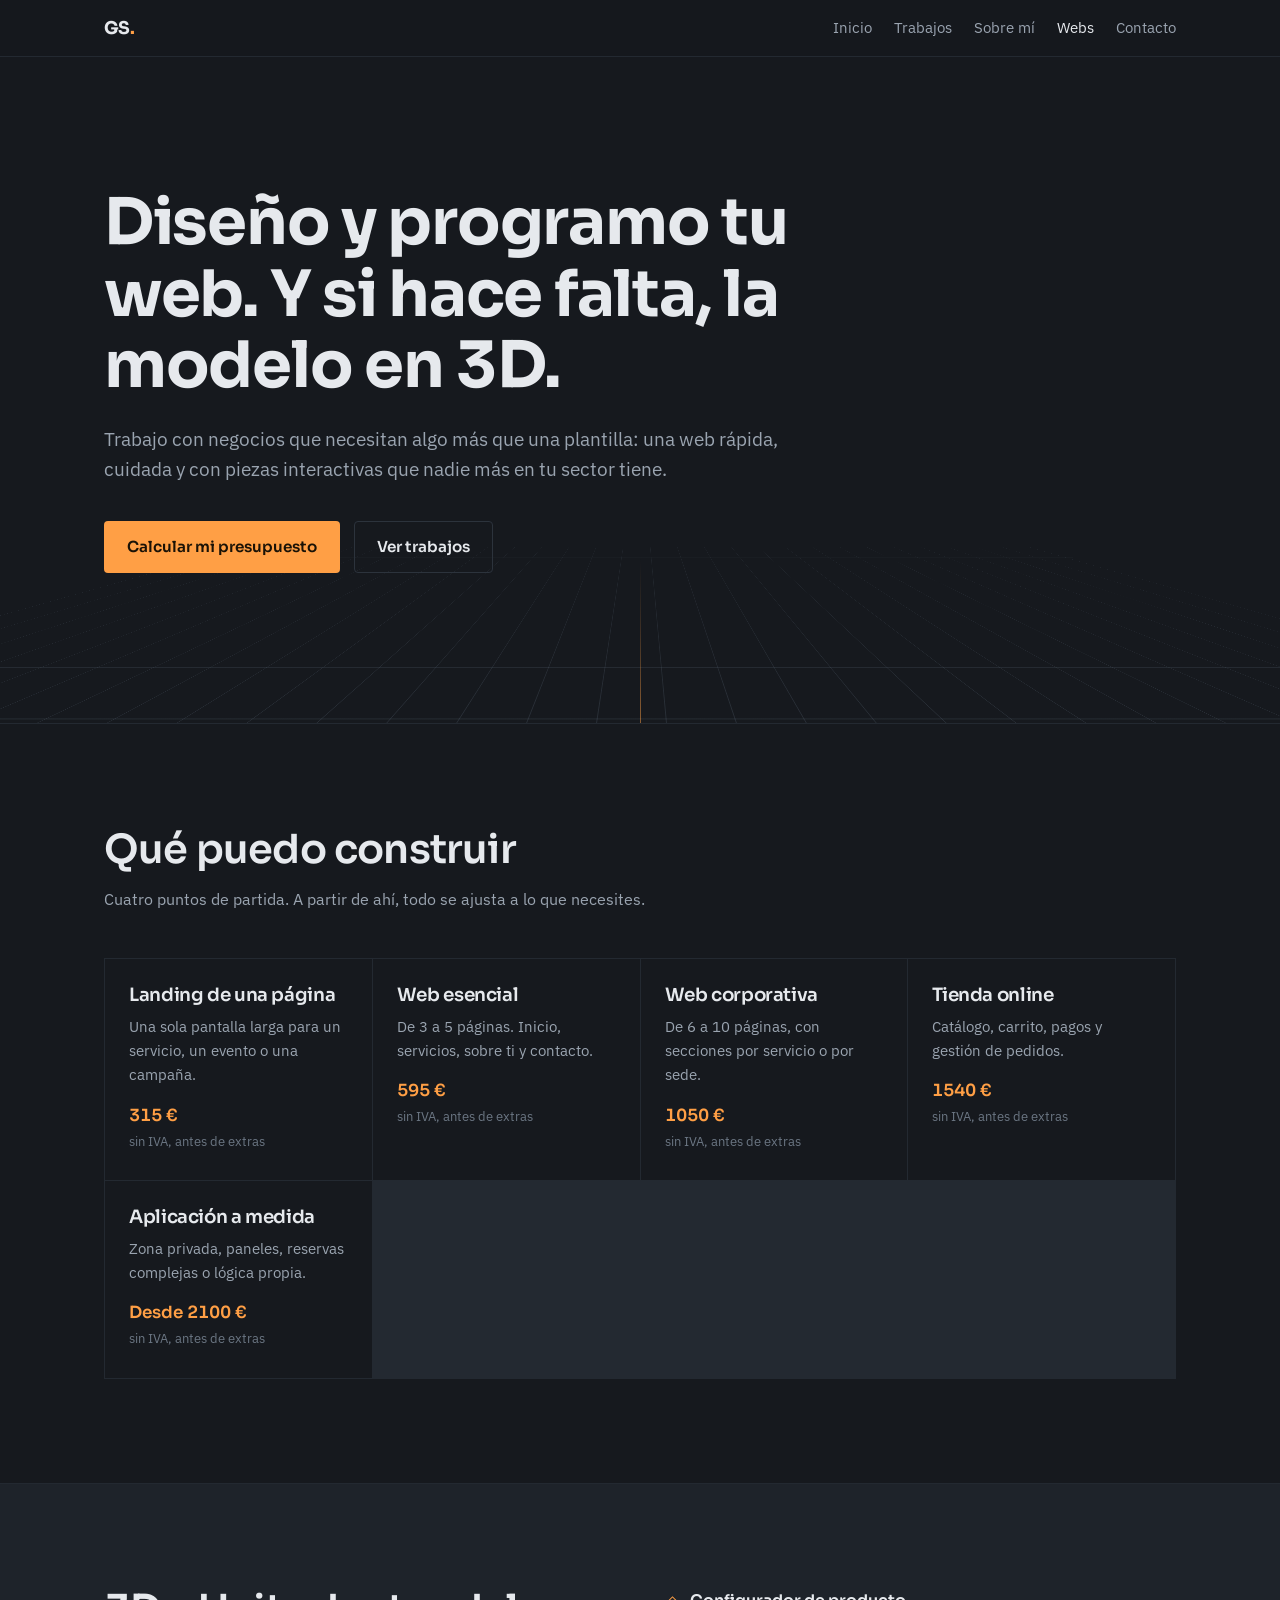
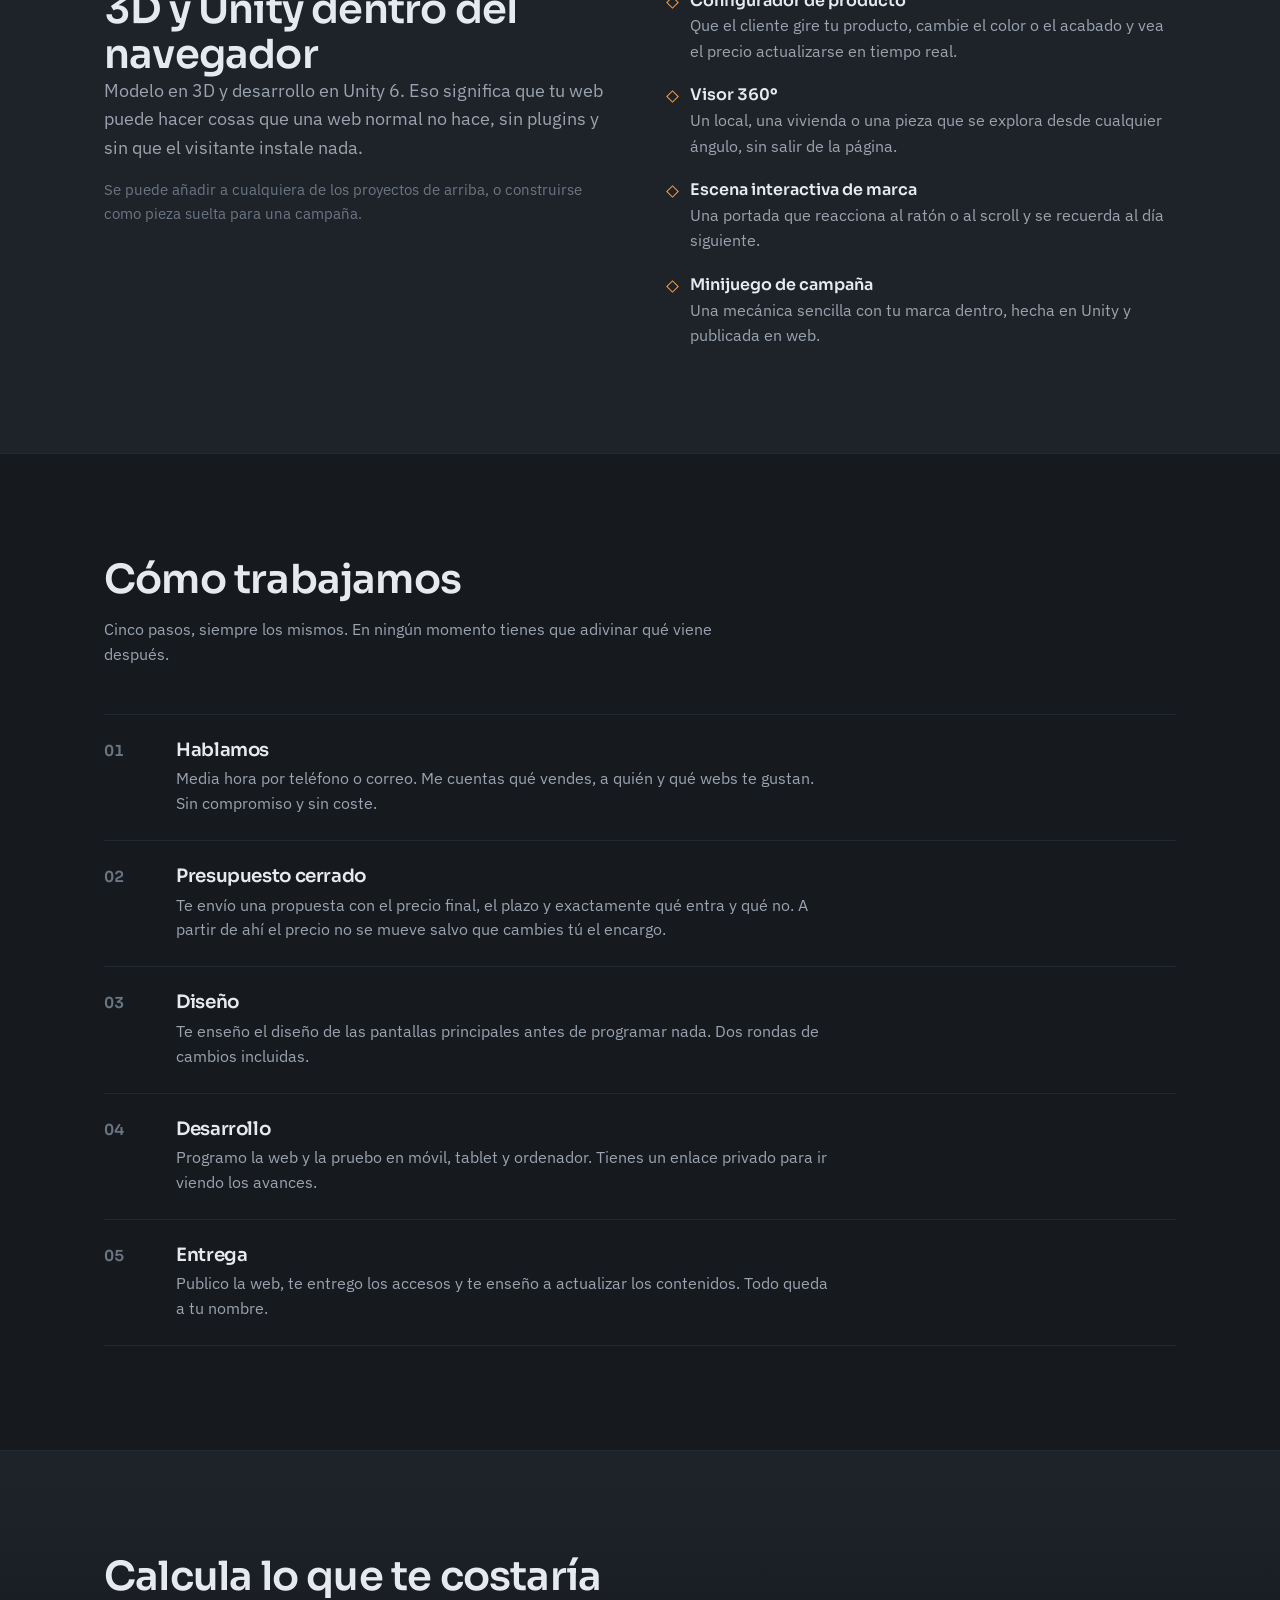
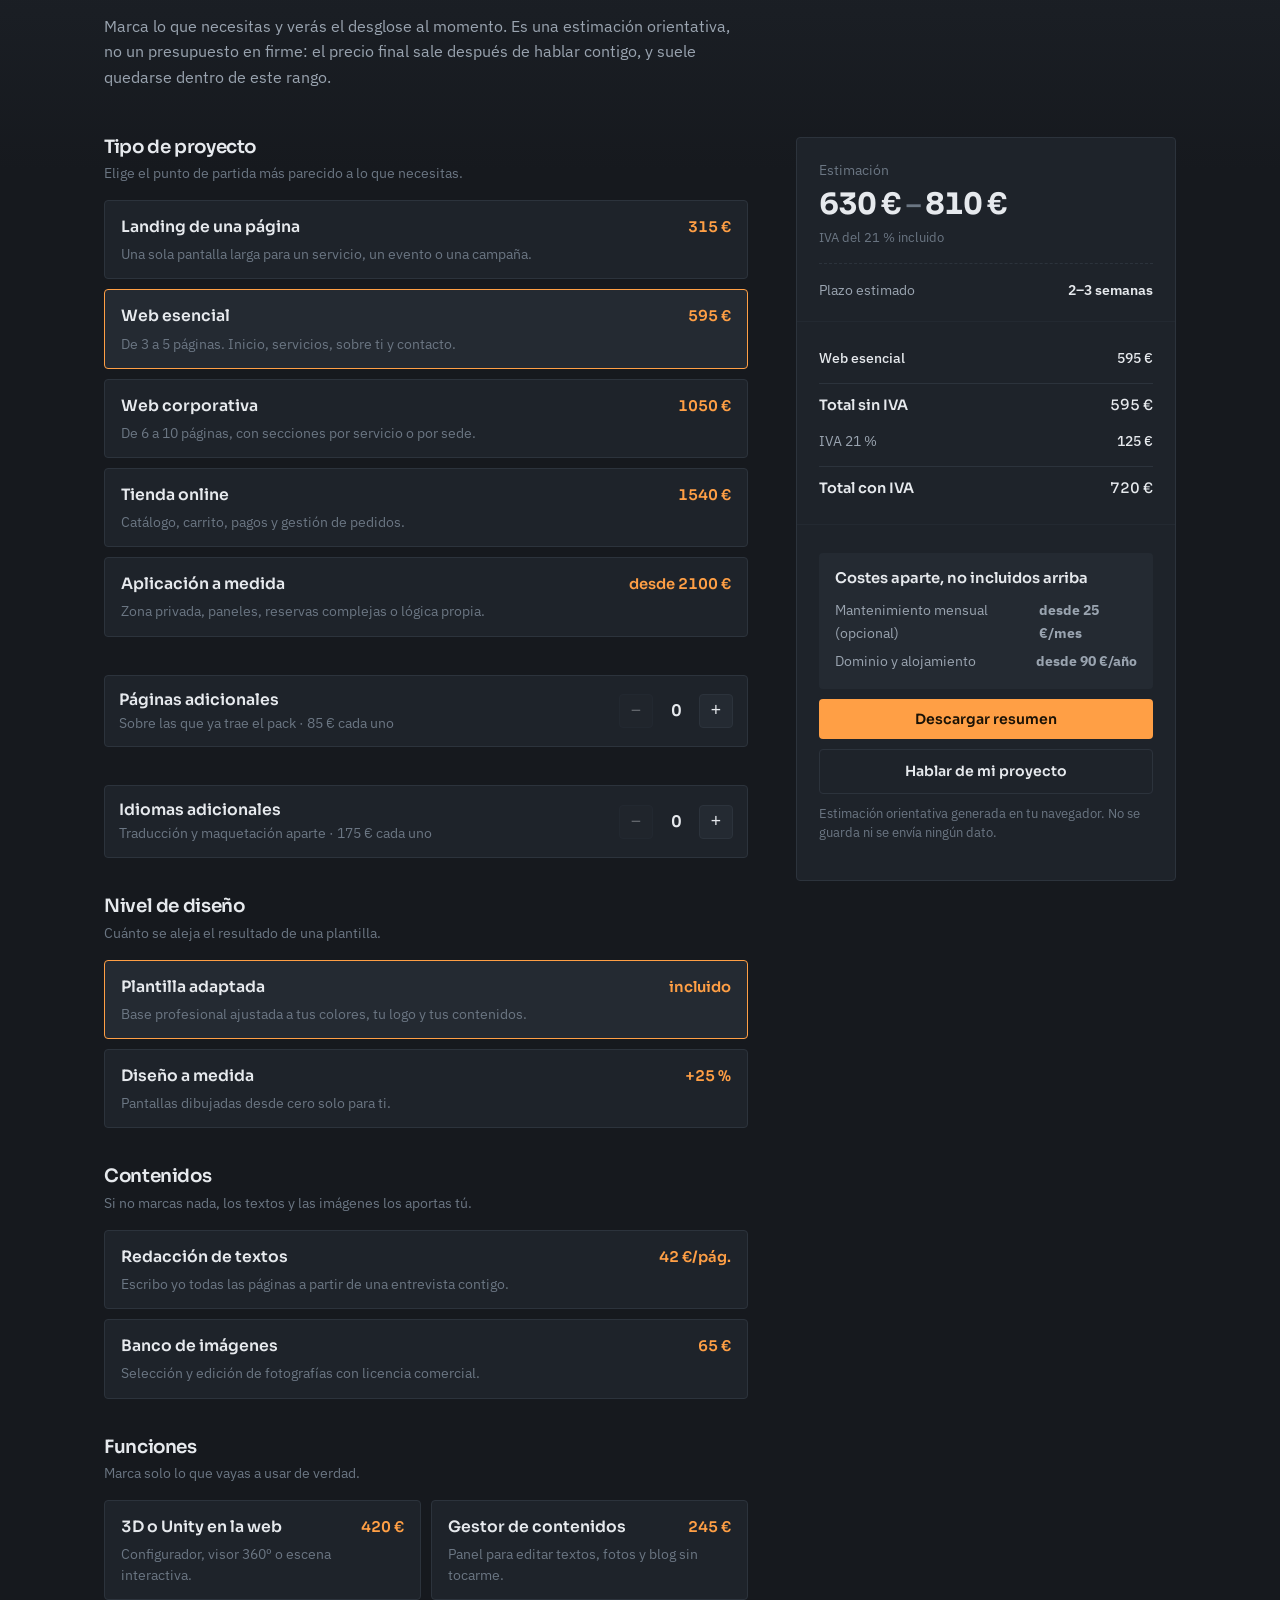
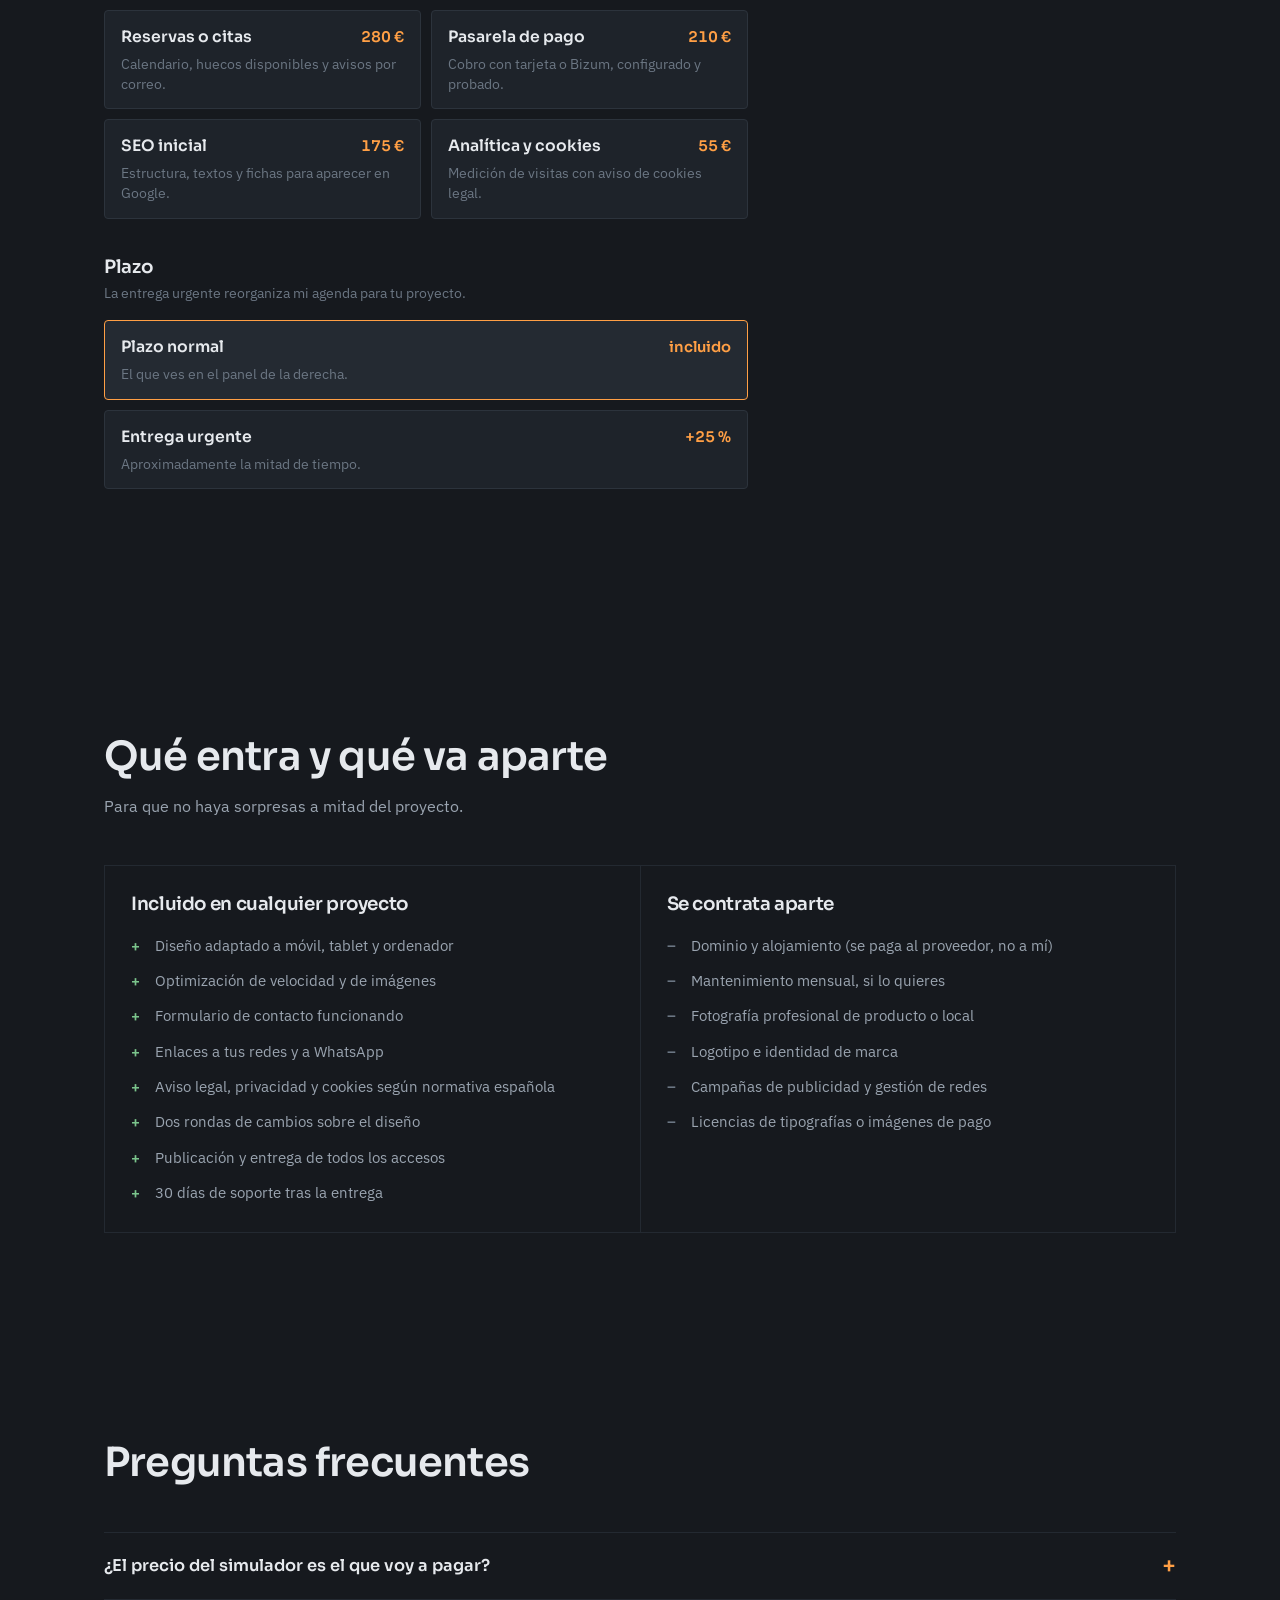
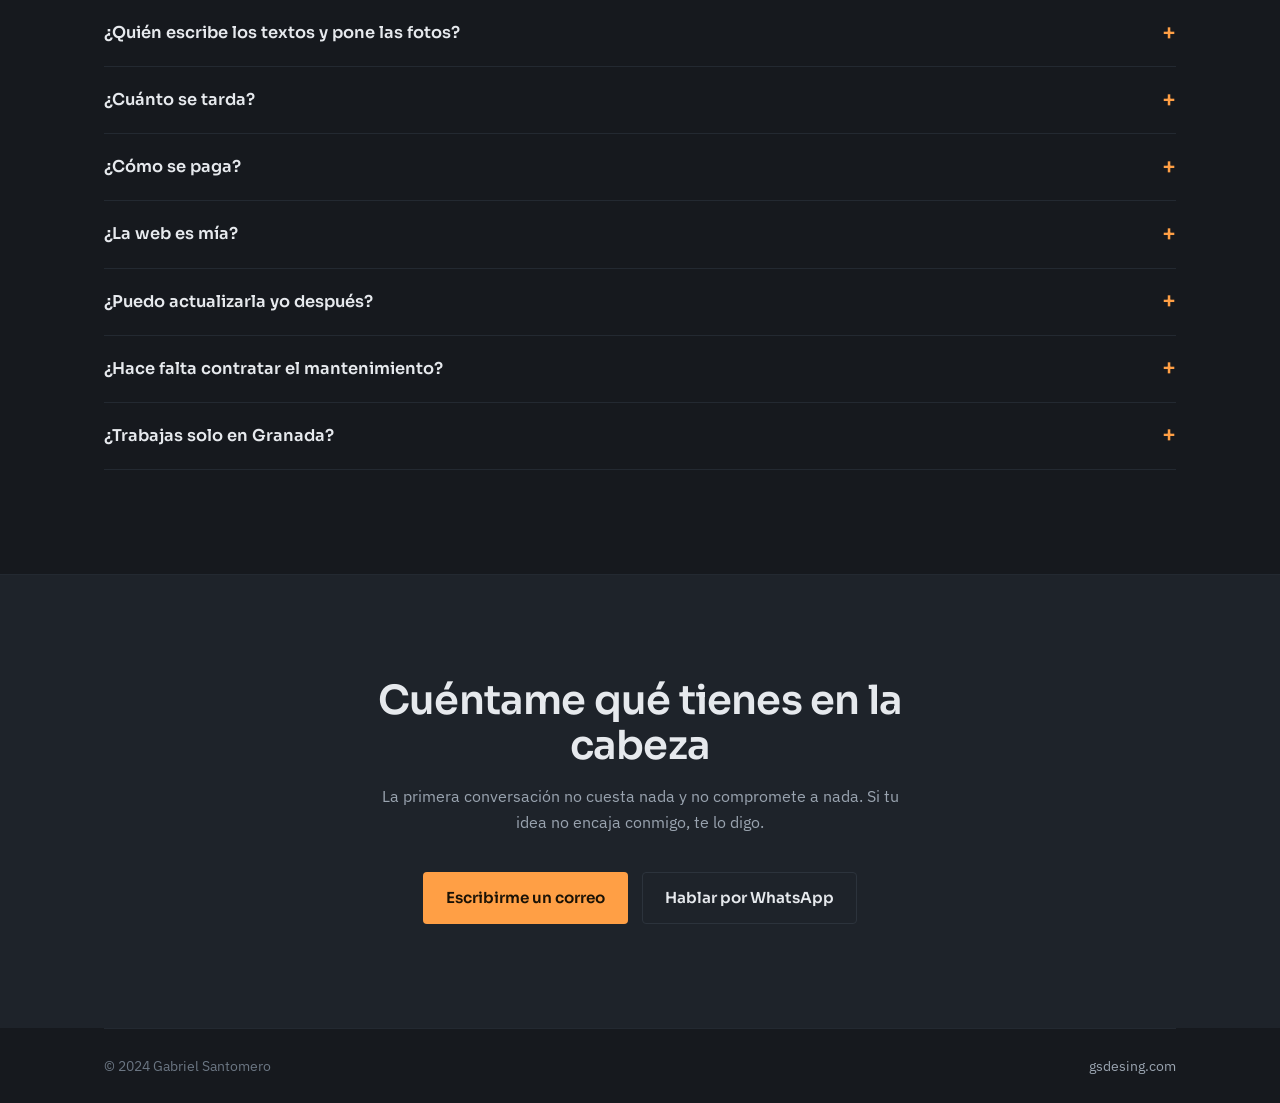
<file: web-gs.html>
<!DOCTYPE html>
<html lang="es">
<head>
<meta charset="utf-8">
<meta name="viewport" content="width=device-width, initial-scale=1">
<title>Diseño y desarrollo web | Gabriel Santomero</title>
<meta name="description" content="Diseño y programo webs a medida, con 3D y Unity en el navegador. Calcula un presupuesto orientativo en un minuto, sin formularios.">
<link rel="canonical" href="https://www.gsdesing.com/web-gs/">
<meta property="og:title" content="Diseño y desarrollo web | Gabriel Santomero">
<meta property="og:description" content="Webs a medida con 3D y Unity. Presupuesto orientativo al instante.">
<meta property="og:url" content="https://www.gsdesing.com/web-gs/">
<meta property="og:type" content="website">
<link rel="preconnect" href="https://fonts.googleapis.com">
<link rel="preconnect" href="https://fonts.gstatic.com" crossorigin>
<link href="https://fonts.googleapis.com/css2?family=Sora:wght@500;600;700&family=IBM+Plex+Sans:wght@400;500;600&display=swap" rel="stylesheet">
<style>
/* ============================================================
   TOKENS
   ============================================================ */
:root{
  --bg:#16191E;
  --bg-2:#1E232A;
  --bg-3:#242A32;
  --line:#2C333C;
  --line-soft:#232931;
  --ink:#E6E9ED;
  --ink-2:#9AA4B0;
  --ink-3:#6B7683;
  --accent:#FF9F45;
  --accent-ink:#1A1206;
  --ok:#7BC48C;
  --radius:4px;
  --maxw:1120px;
  --display:'Sora',system-ui,sans-serif;
  --body:'IBM Plex Sans',system-ui,sans-serif;
}
*,*::before,*::after{box-sizing:border-box}
html{scroll-behavior:smooth}
body{
  margin:0;background:var(--bg);color:var(--ink);
  font-family:var(--body);font-size:16px;line-height:1.6;
  -webkit-font-smoothing:antialiased;
  font-variant-numeric:tabular-nums;
}
img{max-width:100%;display:block}
a{color:inherit}
h1,h2,h3,h4{font-family:var(--display);line-height:1.12;margin:0;letter-spacing:-.02em;font-weight:600}
h1{font-size:clamp(2.3rem,6vw,4rem);font-weight:700}
h2{font-size:clamp(1.7rem,3.4vw,2.5rem)}
h3{font-size:1.15rem}
p{margin:0 0 1rem}
.wrap{max-width:var(--maxw);margin:0 auto;padding:0 24px}
.lede{font-size:1.1rem;color:var(--ink-2);max-width:62ch}
.rule{border:0;border-top:1px solid var(--line-soft);margin:0}
:focus-visible{outline:2px solid var(--accent);outline-offset:3px;border-radius:2px}

/* ============================================================
   NAV
   ============================================================ */
.nav{position:sticky;top:0;z-index:40;background:rgba(22,25,30,.88);backdrop-filter:blur(10px);border-bottom:1px solid var(--line-soft)}
.nav-in{max-width:var(--maxw);margin:0 auto;padding:14px 24px;display:flex;align-items:center;gap:28px}
.brand{font-family:var(--display);font-weight:700;font-size:1.1rem;text-decoration:none;letter-spacing:-.03em}
.brand span{color:var(--accent)}
.nav-links{margin-left:auto;display:flex;gap:22px;flex-wrap:wrap}
.nav-links a{color:var(--ink-2);text-decoration:none;font-size:.93rem}
.nav-links a:hover{color:var(--ink)}
.nav-links a.here{color:var(--ink)}

/* ============================================================
   HERO con suelo de rejilla en perspectiva
   ============================================================ */
.hero{position:relative;overflow:hidden;border-bottom:1px solid var(--line-soft)}
.hero-in{position:relative;z-index:2;max-width:var(--maxw);margin:0 auto;padding:clamp(70px,11vw,130px) 24px clamp(90px,13vw,150px)}
.hero h1{max-width:16ch}
.hero .lede{margin-top:22px;font-size:1.18rem}
.hero-cta{margin-top:36px;display:flex;gap:14px;flex-wrap:wrap;align-items:center}
.floor{position:absolute;left:0;right:0;bottom:0;height:62%;perspective:300px;pointer-events:none;
  -webkit-mask-image:linear-gradient(to top,#000 4%,transparent 88%);
  mask-image:linear-gradient(to top,#000 4%,transparent 88%)}
.floor i{position:absolute;inset:-20% -30% 0;display:block;
  transform:rotateX(75deg);transform-origin:bottom center;
  background-image:linear-gradient(rgba(108,124,142,.22) 1px,transparent 1px),
                   linear-gradient(90deg,rgba(108,124,142,.22) 1px,transparent 1px);
  background-size:70px 70px;
  animation:floorIn 1.1s cubic-bezier(.2,.7,.3,1) both}
.floor b{position:absolute;left:50%;bottom:0;width:1px;height:40%;background:linear-gradient(to top,rgba(255,159,69,.5),transparent);display:block}
@keyframes floorIn{from{opacity:0;transform:rotateX(85deg) translateY(40px)}to{opacity:1;transform:rotateX(75deg) translateY(0)}}

/* ============================================================
   BOTONES
   ============================================================ */
.btn{display:inline-block;padding:13px 22px;border-radius:var(--radius);text-decoration:none;
  font-family:var(--display);font-weight:600;font-size:.95rem;border:1px solid transparent;cursor:pointer;
  transition:background .15s ease,border-color .15s ease,color .15s ease}
.btn-main{background:var(--accent);color:var(--accent-ink)}
.btn-main:hover{background:#FFB36B}
.btn-ghost{border-color:var(--line);color:var(--ink);background:transparent}
.btn-ghost:hover{border-color:var(--ink-3);background:var(--bg-2)}
.btn-sm{padding:10px 16px;font-size:.88rem}

/* ============================================================
   SECCIONES
   ============================================================ */
.sec{padding:clamp(62px,9vw,104px) 0}
.sec-head{max-width:64ch;margin-bottom:46px}
.sec-head p{margin-top:14px;color:var(--ink-2)}

/* Tipos de proyecto */
.tipos{display:grid;grid-template-columns:repeat(auto-fit,minmax(240px,1fr));gap:1px;background:var(--line-soft);border:1px solid var(--line-soft)}
.tipo{background:var(--bg);padding:26px 24px 28px}
.tipo h3{margin-bottom:8px}
.tipo p{color:var(--ink-2);font-size:.95rem;margin-bottom:16px}
.tipo .desde{font-family:var(--display);font-weight:600;color:var(--accent);font-size:1.05rem}
.tipo .desde small{display:block;color:var(--ink-3);font-family:var(--body);font-weight:400;font-size:.8rem;margin-top:2px}

/* Bloque 3D */
.tresd{background:var(--bg-2);border-top:1px solid var(--line-soft);border-bottom:1px solid var(--line-soft)}
.tresd-grid{display:grid;grid-template-columns:1fr 1fr;gap:56px;align-items:start}
.tresd h2{max-width:14ch}
.usos{list-style:none;margin:0;padding:0;display:grid;gap:18px}
.usos li{padding-left:22px;position:relative;color:var(--ink-2)}
.usos li::before{content:"";position:absolute;left:0;top:.62em;width:9px;height:9px;border:1px solid var(--accent);transform:rotate(45deg)}
.usos strong{color:var(--ink);font-weight:600;display:block;font-family:var(--display);font-size:1rem}

/* Proceso */
.pasos{display:grid;gap:0;counter-reset:paso;border-top:1px solid var(--line-soft)}
.paso{display:grid;grid-template-columns:52px 1fr;gap:20px;padding:24px 0;border-bottom:1px solid var(--line-soft);align-items:baseline}
.paso::before{counter-increment:paso;content:counter(paso,decimal-leading-zero);font-family:var(--display);font-weight:600;color:var(--ink-3);font-size:.95rem}
.paso h3{margin-bottom:6px}
.paso p{color:var(--ink-2);margin:0;max-width:66ch;font-size:.97rem}

/* ============================================================
   SIMULADOR
   ============================================================ */
.sim{border-top:1px solid var(--line-soft);background:linear-gradient(180deg,var(--bg-2),var(--bg) 320px)}
.sim-grid{display:grid;grid-template-columns:minmax(0,1fr) 380px;gap:48px;align-items:start}
.grupo{margin-bottom:38px}
.grupo > h3{margin-bottom:4px}
.grupo .ayuda{color:var(--ink-3);font-size:.9rem;margin:0 0 16px}
.ops{display:grid;gap:10px}
.ops.dos{grid-template-columns:1fr 1fr}
.op{position:relative;display:block;border:1px solid var(--line);border-radius:var(--radius);padding:14px 16px;cursor:pointer;background:var(--bg-2);transition:border-color .15s ease,background .15s ease}
.op:hover{border-color:var(--ink-3)}
.op input{position:absolute;opacity:0;width:0;height:0}
.op .titulo{display:flex;justify-content:space-between;gap:14px;align-items:baseline;font-family:var(--display);font-weight:600;font-size:.98rem}
.op .precio{color:var(--accent);white-space:nowrap;font-size:.92rem}
.op .desc{display:block;color:var(--ink-3);font-size:.87rem;line-height:1.45;margin-top:4px}
.op:has(input:checked){border-color:var(--accent);background:var(--bg-3)}
.op:has(input:focus-visible){outline:2px solid var(--accent);outline-offset:2px}
.contador{display:flex;align-items:center;justify-content:space-between;border:1px solid var(--line);border-radius:var(--radius);padding:12px 14px;background:var(--bg-2)}
.contador .et{font-family:var(--display);font-weight:600;font-size:.98rem}
.contador .et small{display:block;font-family:var(--body);font-weight:400;color:var(--ink-3);font-size:.85rem}
.pasos-num{display:flex;align-items:center;gap:6px}
.pasos-num button{width:34px;height:34px;border:1px solid var(--line);background:var(--bg-3);color:var(--ink);border-radius:var(--radius);font-size:1.1rem;cursor:pointer;line-height:1}
.pasos-num button:hover:not(:disabled){border-color:var(--accent);color:var(--accent)}
.pasos-num button:disabled{opacity:.35;cursor:not-allowed}
.pasos-num output{min-width:34px;text-align:center;font-family:var(--display);font-weight:600}

/* Panel resumen */
.panel{position:sticky;top:78px;border:1px solid var(--line);border-radius:var(--radius);background:var(--bg-2);overflow:hidden}
.panel-top{padding:22px 22px 20px;border-bottom:1px solid var(--line-soft)}
.panel-top .et{color:var(--ink-3);font-size:.85rem;margin-bottom:6px}
.rango{font-family:var(--display);font-weight:700;font-size:1.85rem;letter-spacing:-.03em;line-height:1.15}
.rango .sep{color:var(--ink-3);font-weight:500}
.iva-nota{color:var(--ink-3);font-size:.83rem;margin-top:6px}
.plazo{margin-top:14px;padding-top:14px;border-top:1px dashed var(--line);display:flex;justify-content:space-between;font-size:.9rem;color:var(--ink-2)}
.plazo b{color:var(--ink);font-weight:600}
.desglose{padding:18px 22px;max-height:330px;overflow:auto}
.desglose .fila{display:flex;justify-content:space-between;gap:14px;font-size:.9rem;padding:6px 0;color:var(--ink-2)}
.desglose .fila b{color:var(--ink);font-weight:500;white-space:nowrap}
.desglose .fila.base{color:var(--ink);font-weight:500}
.desglose .fila.tot{border-top:1px solid var(--line);margin-top:8px;padding-top:10px;color:var(--ink);font-weight:600;font-family:var(--display)}
.panel-bottom{padding:18px 22px 22px;border-top:1px solid var(--line-soft);display:grid;gap:10px}
.recurrente{background:var(--bg-3);border-radius:var(--radius);padding:14px 16px;font-size:.87rem;color:var(--ink-2)}
.recurrente .fila{display:flex;justify-content:space-between;padding:3px 0}
.recurrente .tit{font-family:var(--display);font-weight:600;color:var(--ink);font-size:.92rem;margin-bottom:6px}
.aviso{font-size:.8rem;color:var(--ink-3);line-height:1.5}
.consulta{background:rgba(255,159,69,.09);border:1px solid rgba(255,159,69,.35);border-radius:var(--radius);padding:12px 14px;font-size:.85rem;color:#FFC894}

/* Incluye / aparte */
.dos-col{display:grid;grid-template-columns:1fr 1fr;gap:1px;background:var(--line-soft);border:1px solid var(--line-soft)}
.col{background:var(--bg);padding:28px 26px}
.col ul{list-style:none;margin:0;padding:0;display:grid;gap:11px}
.col li{padding-left:24px;position:relative;color:var(--ink-2);font-size:.95rem}
.col li::before{position:absolute;left:0;top:0;font-weight:600}
.col.si li::before{content:"+";color:var(--ok)}
.col.no li::before{content:"–";color:var(--ink-3)}
.col h3{margin-bottom:18px}

/* FAQ */
.faq{border-top:1px solid var(--line-soft)}
.faq details{border-bottom:1px solid var(--line-soft)}
.faq summary{cursor:pointer;padding:20px 0;font-family:var(--display);font-weight:600;font-size:1.02rem;list-style:none;display:flex;justify-content:space-between;gap:20px;align-items:center}
.faq summary::-webkit-details-marker{display:none}
.faq summary::after{content:"+";color:var(--accent);font-size:1.3rem;line-height:1;transition:transform .18s ease}
.faq details[open] summary::after{transform:rotate(45deg)}
.faq .cuerpo{padding:0 0 22px;color:var(--ink-2);max-width:72ch}
.faq .cuerpo p:last-child{margin-bottom:0}

/* Cierre */
.cierre{background:var(--bg-2);border-top:1px solid var(--line-soft);text-align:center}
.cierre h2{max-width:20ch;margin:0 auto 16px}
.cierre p{color:var(--ink-2);max-width:52ch;margin:0 auto 30px}
.cierre .hero-cta{justify-content:center}
footer{padding:26px 0;border-top:1px solid var(--line-soft);color:var(--ink-3);font-size:.87rem;display:flex;justify-content:space-between;gap:16px;flex-wrap:wrap}
footer a{color:var(--ink-2);text-decoration:none}

/* Barra móvil */
.barra{position:fixed;left:0;right:0;bottom:0;z-index:50;display:none;background:rgba(30,35,42,.96);backdrop-filter:blur(10px);border-top:1px solid var(--line);padding:12px 18px;align-items:center;justify-content:space-between;gap:14px}
.barra .v{font-family:var(--display);font-weight:700;font-size:1.05rem}
.barra .v small{display:block;font-family:var(--body);font-weight:400;font-size:.72rem;color:var(--ink-3)}

/* ============================================================
   RESPONSIVE
   ============================================================ */
@media (max-width:980px){
  .sim-grid{grid-template-columns:1fr;gap:34px}
  .panel{position:static}
  .tresd-grid{grid-template-columns:1fr;gap:32px}
  .dos-col{grid-template-columns:1fr}
}
@media (max-width:680px){
  .ops.dos{grid-template-columns:1fr}
  .nav-links{gap:16px}
  .nav-links a{font-size:.87rem}
  .barra.on{display:flex}
  body{padding-bottom:70px}
  .paso{grid-template-columns:38px 1fr;gap:12px}
}
@media (prefers-reduced-motion:reduce){
  *{animation-duration:.001ms!important;transition-duration:.001ms!important}
  html{scroll-behavior:auto}
}
@media print{
  .nav,.hero,.tresd,.faq,.cierre,.barra,.panel-bottom .btn,.sec-head{display:none}
}
</style>
</head>
<body>

<nav class="nav">
  <div class="nav-in">
    <a class="brand" href="/index.html">GS<span>.</span></a>
    <div class="nav-links">
      <a href="/index.html">Inicio</a>
      <a href="/trabajos.html">Trabajos</a>
      <a href="/sobre-mi.html">Sobre mí</a>
      <a href="/web-gs/" class="here">Webs</a>
      <a href="/contacto.html">Contacto</a>
    </div>
  </div>
</nav>

<header class="hero">
  <div class="floor"><i></i><b></b></div>
  <div class="hero-in">
    <h1>Diseño y programo tu web. Y si hace falta, la modelo en 3D.</h1>
    <p class="lede">Trabajo con negocios que necesitan algo más que una plantilla: una web rápida, cuidada y con piezas interactivas que nadie más en tu sector tiene.</p>
    <div class="hero-cta">
      <a class="btn btn-main" href="#simulador">Calcular mi presupuesto</a>
      <a class="btn btn-ghost" href="/trabajos.html">Ver trabajos</a>
    </div>
  </div>
</header>

<main>

<!-- QUÉ PUEDO CONSTRUIR -->
<section class="sec">
  <div class="wrap">
    <div class="sec-head">
      <h2>Qué puedo construir</h2>
      <p>Cuatro puntos de partida. A partir de ahí, todo se ajusta a lo que necesites.</p>
    </div>
    <div class="tipos" id="tipos"></div>
  </div>
</section>

<!-- GANCHO 3D -->
<section class="sec tresd">
  <div class="wrap tresd-grid">
    <div>
      <h2>3D y Unity dentro del navegador</h2>
      <p class="lede">Modelo en 3D y desarrollo en Unity 6. Eso significa que tu web puede hacer cosas que una web normal no hace, sin plugins y sin que el visitante instale nada.</p>
      <p style="color:var(--ink-3);font-size:.93rem">Se puede añadir a cualquiera de los proyectos de arriba, o construirse como pieza suelta para una campaña.</p>
    </div>
    <ul class="usos">
      <li><strong>Configurador de producto</strong>Que el cliente gire tu producto, cambie el color o el acabado y vea el precio actualizarse en tiempo real.</li>
      <li><strong>Visor 360º</strong>Un local, una vivienda o una pieza que se explora desde cualquier ángulo, sin salir de la página.</li>
      <li><strong>Escena interactiva de marca</strong>Una portada que reacciona al ratón o al scroll y se recuerda al día siguiente.</li>
      <li><strong>Minijuego de campaña</strong>Una mecánica sencilla con tu marca dentro, hecha en Unity y publicada en web.</li>
    </ul>
  </div>
</section>

<!-- PROCESO -->
<section class="sec">
  <div class="wrap">
    <div class="sec-head">
      <h2>Cómo trabajamos</h2>
      <p>Cinco pasos, siempre los mismos. En ningún momento tienes que adivinar qué viene después.</p>
    </div>
    <div class="pasos">
      <div class="paso"><div><h3>Hablamos</h3><p>Media hora por teléfono o correo. Me cuentas qué vendes, a quién y qué webs te gustan. Sin compromiso y sin coste.</p></div></div>
      <div class="paso"><div><h3>Presupuesto cerrado</h3><p>Te envío una propuesta con el precio final, el plazo y exactamente qué entra y qué no. A partir de ahí el precio no se mueve salvo que cambies tú el encargo.</p></div></div>
      <div class="paso"><div><h3>Diseño</h3><p>Te enseño el diseño de las pantallas principales antes de programar nada. Dos rondas de cambios incluidas.</p></div></div>
      <div class="paso"><div><h3>Desarrollo</h3><p>Programo la web y la pruebo en móvil, tablet y ordenador. Tienes un enlace privado para ir viendo los avances.</p></div></div>
      <div class="paso"><div><h3>Entrega</h3><p>Publico la web, te entrego los accesos y te enseño a actualizar los contenidos. Todo queda a tu nombre.</p></div></div>
    </div>
  </div>
</section>

<!-- SIMULADOR -->
<section class="sec sim" id="simulador">
  <div class="wrap">
    <div class="sec-head">
      <h2>Calcula lo que te costaría</h2>
      <p>Marca lo que necesitas y verás el desglose al momento. Es una estimación orientativa, no un presupuesto en firme: el precio final sale después de hablar contigo, y suele quedarse dentro de este rango.</p>
    </div>

    <div class="sim-grid">
      <div id="controles"></div>

      <aside class="panel" aria-live="polite">
        <div class="panel-top">
          <div class="et">Estimación</div>
          <div class="rango" id="rango">—</div>
          <div class="iva-nota" id="ivaNota"></div>
          <div class="plazo"><span>Plazo estimado</span><b id="plazo">—</b></div>
        </div>
        <div class="desglose" id="desglose"></div>
        <div class="panel-bottom">
          <div id="consulta"></div>
          <div class="recurrente" id="recurrente"></div>
          <button class="btn btn-main btn-sm" id="descargar" type="button">Descargar resumen</button>
          <a class="btn btn-ghost btn-sm" href="/contacto.html" style="text-align:center">Hablar de mi proyecto</a>
          <p class="aviso">Estimación orientativa generada en tu navegador. No se guarda ni se envía ningún dato.</p>
        </div>
      </aside>
    </div>
  </div>
</section>

<!-- INCLUYE / APARTE -->
<section class="sec">
  <div class="wrap">
    <div class="sec-head">
      <h2>Qué entra y qué va aparte</h2>
      <p>Para que no haya sorpresas a mitad del proyecto.</p>
    </div>
    <div class="dos-col">
      <div class="col si">
        <h3>Incluido en cualquier proyecto</h3>
        <ul>
          <li>Diseño adaptado a móvil, tablet y ordenador</li>
          <li>Optimización de velocidad y de imágenes</li>
          <li>Formulario de contacto funcionando</li>
          <li>Enlaces a tus redes y a WhatsApp</li>
          <li>Aviso legal, privacidad y cookies según normativa española</li>
          <li>Dos rondas de cambios sobre el diseño</li>
          <li>Publicación y entrega de todos los accesos</li>
          <li>30 días de soporte tras la entrega</li>
        </ul>
      </div>
      <div class="col no">
        <h3>Se contrata aparte</h3>
        <ul>
          <li>Dominio y alojamiento (se paga al proveedor, no a mí)</li>
          <li>Mantenimiento mensual, si lo quieres</li>
          <li>Fotografía profesional de producto o local</li>
          <li>Logotipo e identidad de marca</li>
          <li>Campañas de publicidad y gestión de redes</li>
          <li>Licencias de tipografías o imágenes de pago</li>
        </ul>
      </div>
    </div>
  </div>
</section>

<!-- FAQ -->
<section class="sec">
  <div class="wrap">
    <div class="sec-head"><h2>Preguntas frecuentes</h2></div>
    <div class="faq">
      <details><summary>¿El precio del simulador es el que voy a pagar?</summary><div class="cuerpo"><p>No exactamente. Es una horquilla para que te hagas una idea antes de llamar a nadie. El precio en firme te lo doy por escrito después de hablar contigo, cuando sé de verdad cuántas pantallas hacen falta y qué tiene que hacer cada una. En la mayoría de casos cae dentro del rango que ves aquí.</p></div></details>
      <details><summary>¿Quién escribe los textos y pone las fotos?</summary><div class="cuerpo"><p>Por defecto los aportas tú, y así sale más barato. Si no tienes tiempo o no sabes por dónde empezar, marca la redacción de textos en el simulador y me encargo yo a partir de una entrevista contigo.</p></div></details>
      <details><summary>¿Cuánto se tarda?</summary><div class="cuerpo"><p>Entre una semana para una landing y seis para una tienda online. El plazo empieza a contar cuando tengo los contenidos, no cuando se firma. Si necesitas ir más rápido, existe la opción de entrega urgente.</p></div></details>
      <details><summary>¿Cómo se paga?</summary><div class="cuerpo"><p>40% al empezar y 60% al entregar. Proyectos largos se dividen en tres pagos. Factura con IVA siempre.</p></div></details>
      <details><summary>¿La web es mía?</summary><div class="cuerpo"><p>Sí. El dominio se registra a tu nombre, el alojamiento a tu nombre y los archivos son tuyos. Si algún día quieres llevártela a otro sitio o a otro profesional, te los entrego sin poner pegas.</p></div></details>
      <details><summary>¿Puedo actualizarla yo después?</summary><div class="cuerpo"><p>Depende de lo que hayamos montado. Si contratas el gestor de contenidos, cambias textos, fotos y entradas del blog desde un panel, y te enseño a usarlo antes de entregar. Si no, los cambios pasan por mí.</p></div></details>
      <details><summary>¿Hace falta contratar el mantenimiento?</summary><div class="cuerpo"><p>No es obligatorio. Cubre copias de seguridad, actualizaciones, revisión mensual y cambios pequeños. Lo recomiendo en tiendas online y en webs con formularios; en una landing sencilla se puede prescindir de él.</p></div></details>
      <details><summary>¿Trabajas solo en Granada?</summary><div class="cuerpo"><p>Estoy en Granada, pero trabajo en remoto con clientes de toda España. Videollamada, correo y WhatsApp funcionan perfectamente para todo el proceso.</p></div></details>
    </div>
  </div>
</section>

<section class="sec cierre">
  <div class="wrap">
    <h2>Cuéntame qué tienes en la cabeza</h2>
    <p>La primera conversación no cuesta nada y no compromete a nada. Si tu idea no encaja conmigo, te lo digo.</p>
    <div class="hero-cta">
      <a class="btn btn-main" href="/contacto.html">Escribirme un correo</a>
      <a class="btn btn-ghost" href="https://wa.me/380933767813" target="_blank" rel="noopener">Hablar por WhatsApp</a>
    </div>
  </div>
</section>

<div class="wrap">
  <footer>
    <span>© 2024 Gabriel Santomero</span>
    <span><a href="/index.html">gsdesing.com</a></span>
  </footer>
</div>

</main>

<div class="barra" id="barra">
  <div class="v"><span id="barraRango">—</span><small>estimación orientativa</small></div>
  <a class="btn btn-main btn-sm" href="#simulador">Ver desglose</a>
</div>

<script>
/* ==================================================================
   CONFIGURACIÓN — cambia aquí los precios y no toques nada más.
   Los precios se escriben SIN IVA.
   ================================================================== */
const CONFIG = {

  iva:        { aplicar:true, tipo:0.21, mostrarConIva:true },
  rango:      0.12,      // ±12% sobre el total para calcular la horquilla
  redondeo:   10,        // redondear la horquilla a múltiplos de 10 €

  recurrentes: {
    titulo:'Costes aparte, no incluidos arriba',
    lineas:[
      { label:'Mantenimiento mensual (opcional)', valor:'desde 25 €/mes' },
      { label:'Dominio y alojamiento',            valor:'desde 90 €/año' }
    ]
  },

  /* ---- PACKS BASE ---- */
  packs:[
    { id:'landing',   nombre:'Landing de una página', desc:'Una sola pantalla larga para un servicio, un evento o una campaña.', precio:315,  paginas:1,  semanas:[1,1], consultar:false },
    { id:'esencial',  nombre:'Web esencial',          desc:'De 3 a 5 páginas. Inicio, servicios, sobre ti y contacto.',          precio:595,  paginas:4,  semanas:[2,3], consultar:false },
    { id:'corporativa',nombre:'Web corporativa',      desc:'De 6 a 10 páginas, con secciones por servicio o por sede.',         precio:1050, paginas:8,  semanas:[4,5], consultar:false },
    { id:'tienda',    nombre:'Tienda online',         desc:'Catálogo, carrito, pagos y gestión de pedidos.',                    precio:1540, paginas:8,  semanas:[5,6], consultar:false },
    { id:'webapp',    nombre:'Aplicación a medida',   desc:'Zona privada, paneles, reservas complejas o lógica propia.',        precio:2100, paginas:6,  semanas:[6,10], consultar:true }
  ],

  /* ---- CONTADORES ---- */
  contadores:[
    { id:'paginas', label:'Páginas adicionales', ayuda:'Sobre las que ya trae el pack',    precio:85,  max:20, dias:2 },
    { id:'idiomas', label:'Idiomas adicionales',  ayuda:'Traducción y maquetación aparte', precio:175, max:5,  dias:3 }
  ],

  /* ---- GRUPOS DE OPCIONES ---- */
  grupos:[
    {
      id:'diseno', tipo:'radio', titulo:'Nivel de diseño',
      ayuda:'Cuánto se aleja el resultado de una plantilla.',
      items:[
        { id:'plantilla', label:'Plantilla adaptada', desc:'Base profesional ajustada a tus colores, tu logo y tus contenidos.', pct:0,    dias:0 },
        { id:'medida',    label:'Diseño a medida',    desc:'Pantallas dibujadas desde cero solo para ti.',                       pct:0.25, dias:5 }
      ],
      defecto:'plantilla'
    },
    {
      id:'contenido', tipo:'check', titulo:'Contenidos',
      ayuda:'Si no marcas nada, los textos y las imágenes los aportas tú.',
      items:[
        { id:'redaccion', label:'Redacción de textos', desc:'Escribo yo todas las páginas a partir de una entrevista contigo.', porPagina:42, dias:4 },
        { id:'banco',     label:'Banco de imágenes',   desc:'Selección y edición de fotografías con licencia comercial.',       precio:65,    dias:1 }
      ]
    },
    {
      id:'funciones', tipo:'check', titulo:'Funciones',
      ayuda:'Marca solo lo que vayas a usar de verdad.',
      dosColumnas:true,
      items:[
        { id:'tresd',    label:'3D o Unity en la web',  desc:'Configurador, visor 360º o escena interactiva.',     precio:420, dias:7 },
        { id:'cms',      label:'Gestor de contenidos',  desc:'Panel para editar textos, fotos y blog sin tocarme.', precio:245, dias:4 },
        { id:'reservas', label:'Reservas o citas',      desc:'Calendario, huecos disponibles y avisos por correo.', precio:280, dias:4 },
        { id:'pagos',    label:'Pasarela de pago',      desc:'Cobro con tarjeta o Bizum, configurado y probado.',   precio:210, dias:3 },
        { id:'seo',      label:'SEO inicial',           desc:'Estructura, textos y fichas para aparecer en Google.',precio:175, dias:3 },
        { id:'analitica',label:'Analítica y cookies',   desc:'Medición de visitas con aviso de cookies legal.',     precio:55,  dias:1 }
      ]
    },
    {
      id:'urgencia', tipo:'radio', titulo:'Plazo',
      ayuda:'La entrega urgente reorganiza mi agenda para tu proyecto.',
      items:[
        { id:'normal',  label:'Plazo normal',    desc:'El que ves en el panel de la derecha.', pct:0,    dias:0 },
        { id:'urgente', label:'Entrega urgente', desc:'Aproximadamente la mitad de tiempo.',   pct:0.25, dias:-999 }
      ],
      defecto:'normal'
    }
  ],

  textos:{
    consultar:'Las aplicaciones a medida se presupuestan una a una. Tómate esta cifra como punto de partida y hablemos.'
  }
};

/* ==================================================================
   A PARTIR DE AQUÍ, LÓGICA. No hace falta tocar nada.
   ================================================================== */
const eur = n => new Intl.NumberFormat('es-ES',{style:'currency',currency:'EUR',maximumFractionDigits:0}).format(n);
const $   = s => document.querySelector(s);

const estado = {
  pack:'esencial',
  contadores:{ paginas:0, idiomas:0 },
  radios:{ diseno:'plantilla', urgencia:'normal' },
  checks:new Set()
};

/* ---------- tarjetas de tipos de proyecto ---------- */
$('#tipos').innerHTML = CONFIG.packs.map(p=>`
  <article class="tipo">
    <h3>${p.nombre}</h3>
    <p>${p.desc}</p>
    <div class="desde">${p.consultar?'Desde ':''}${eur(p.precio)}<small>sin IVA, antes de extras</small></div>
  </article>`).join('');

/* ---------- controles del simulador ---------- */
function pintarControles(){
  let html = '';

  html += `<div class="grupo">
    <h3>Tipo de proyecto</h3>
    <p class="ayuda">Elige el punto de partida más parecido a lo que necesitas.</p>
    <div class="ops">` +
    CONFIG.packs.map(p=>`
      <label class="op">
        <input type="radio" name="pack" value="${p.id}" ${estado.pack===p.id?'checked':''}>
        <span class="titulo"><span>${p.nombre}</span><span class="precio">${p.consultar?'desde ':''}${eur(p.precio)}</span></span>
        <span class="desc">${p.desc}</span>
      </label>`).join('') + `</div></div>`;

  CONFIG.contadores.forEach(c=>{
    html += `<div class="grupo"><div class="contador">
      <span class="et">${c.label}<small>${c.ayuda} · ${eur(c.precio)} cada uno</small></span>
      <span class="pasos-num">
        <button type="button" data-menos="${c.id}" aria-label="Quitar ${c.label}">−</button>
        <output data-out="${c.id}">${estado.contadores[c.id]}</output>
        <button type="button" data-mas="${c.id}" aria-label="Añadir ${c.label}">+</button>
      </span></div></div>`;
  });

  CONFIG.grupos.forEach(g=>{
    html += `<div class="grupo"><h3>${g.titulo}</h3><p class="ayuda">${g.ayuda}</p>
      <div class="ops ${g.dosColumnas?'dos':''}">` +
      g.items.map(it=>{
        const precio = it.pct ? `+${Math.round(it.pct*100)} %`
                     : it.porPagina ? `${eur(it.porPagina)}/pág.`
                     : it.precio ? eur(it.precio) : 'incluido';
        const marcado = g.tipo==='radio'
          ? (estado.radios[g.id]===it.id?'checked':'')
          : (estado.checks.has(it.id)?'checked':'');
        return `<label class="op">
          <input type="${g.tipo==='radio'?'radio':'checkbox'}" name="${g.id}" value="${it.id}" ${marcado}>
          <span class="titulo"><span>${it.label}</span><span class="precio">${precio}</span></span>
          <span class="desc">${it.desc}</span>
        </label>`;
      }).join('') + `</div></div>`;
  });

  $('#controles').innerHTML = html;
}

/* ---------- cálculo ---------- */
function calcular(){
  const pack = CONFIG.packs.find(p=>p.id===estado.pack);
  const lineas = [];
  let dias = 0;

  lineas.push({ label:pack.nombre, importe:pack.precio, base:true });

  const nPag = estado.contadores.paginas;
  const cPag = CONFIG.contadores.find(c=>c.id==='paginas');
  if(nPag>0){
    lineas.push({ label:`${nPag} página${nPag>1?'s':''} adicional${nPag>1?'es':''}`, importe:nPag*cPag.precio });
    dias += nPag*cPag.dias;
  }
  const totalPaginas = pack.paginas + nPag;

  const nIdi = estado.contadores.idiomas;
  const cIdi = CONFIG.contadores.find(c=>c.id==='idiomas');
  if(nIdi>0){
    lineas.push({ label:`${nIdi} idioma${nIdi>1?'s':''} adicional${nIdi>1?'es':''}`, importe:nIdi*cIdi.precio });
    dias += nIdi*cIdi.dias;
  }

  const subtotalBase = lineas.reduce((a,l)=>a+l.importe,0);

  // diseño (porcentaje sobre la base)
  const gDis = CONFIG.grupos.find(g=>g.id==='diseno');
  const dis  = gDis.items.find(i=>i.id===estado.radios.diseno);
  if(dis.pct>0){
    lineas.push({ label:dis.label, importe:Math.round(subtotalBase*dis.pct) });
    dias += dis.dias;
  }

  // contenidos y funciones
  CONFIG.grupos.filter(g=>g.tipo==='check').forEach(g=>{
    g.items.forEach(it=>{
      if(!estado.checks.has(it.id)) return;
      const importe = it.porPagina ? it.porPagina*totalPaginas : it.precio;
      const etiqueta = it.porPagina ? `${it.label} (${totalPaginas} pág.)` : it.label;
      lineas.push({ label:etiqueta, importe });
      dias += it.dias;
    });
  });

  let total = lineas.reduce((a,l)=>a+l.importe,0);

  // urgencia
  const urg = CONFIG.grupos.find(g=>g.id==='urgencia').items.find(i=>i.id===estado.radios.urgencia);
  if(urg.pct>0){
    const rec = Math.round(total*urg.pct);
    lineas.push({ label:`Entrega urgente (+${Math.round(urg.pct*100)} %)`, importe:rec });
    total += rec;
  }

  // plazo
  const semExtra = Math.ceil(dias/5);
  let sMin = pack.semanas[0]+semExtra, sMax = pack.semanas[1]+semExtra;
  if(urg.pct>0){ sMin = Math.max(1,Math.round(sMin*0.6)); sMax = Math.max(sMin,Math.round(sMax*0.6)); }

  return { lineas, total, pack, sMin, sMax };
}

const redondear = n => Math.round(n/CONFIG.redondeo)*CONFIG.redondeo;

/* ---------- pintar resultado ---------- */
function pintarResultado(){
  const r = calcular();
  const conIva = CONFIG.iva.aplicar && CONFIG.iva.mostrarConIva;
  const factor = conIva ? 1+CONFIG.iva.tipo : 1;
  const totalFinal = r.total*factor;

  const min = redondear(totalFinal*(1-CONFIG.rango));
  const max = redondear(totalFinal*(1+CONFIG.rango));

  $('#rango').innerHTML = `${eur(min)} <span class="sep">–</span> ${eur(max)}`;
  $('#barraRango').textContent = `${eur(min)} – ${eur(max)}`;
  $('#ivaNota').textContent = CONFIG.iva.aplicar
    ? (conIva ? `IVA del ${Math.round(CONFIG.iva.tipo*100)} % incluido` : `IVA del ${Math.round(CONFIG.iva.tipo*100)} % no incluido`)
    : '';
  $('#plazo').textContent = r.pack.consultar ? 'a consultar'
    : (r.sMin===r.sMax ? `${r.sMin} semana${r.sMin>1?'s':''}` : `${r.sMin}–${r.sMax} semanas`);

  let d = r.lineas.map(l=>`<div class="fila ${l.base?'base':''}"><span>${l.label}</span><b>${eur(l.importe)}</b></div>`).join('');
  d += `<div class="fila tot"><span>Total sin IVA</span><b>${eur(r.total)}</b></div>`;
  if(CONFIG.iva.aplicar){
    d += `<div class="fila"><span>IVA ${Math.round(CONFIG.iva.tipo*100)} %</span><b>${eur(r.total*CONFIG.iva.tipo)}</b></div>`;
    d += `<div class="fila tot"><span>Total con IVA</span><b>${eur(r.total*(1+CONFIG.iva.tipo))}</b></div>`;
  }
  $('#desglose').innerHTML = d;

  $('#consulta').innerHTML = r.pack.consultar ? `<div class="consulta">${CONFIG.textos.consultar}</div>` : '';

  $('#recurrente').innerHTML = `<div class="tit">${CONFIG.recurrentes.titulo}</div>` +
    CONFIG.recurrentes.lineas.map(l=>`<div class="fila"><span>${l.label}</span><b>${l.valor}</b></div>`).join('');
}

/* ---------- eventos ---------- */
$('#controles').addEventListener('change', e=>{
  const t = e.target;
  if(t.name==='pack'){ estado.pack = t.value; }
  else if(t.type==='radio'){ estado.radios[t.name] = t.value; }
  else if(t.type==='checkbox'){ t.checked ? estado.checks.add(t.value) : estado.checks.delete(t.value); }
  pintarResultado();
});

$('#controles').addEventListener('click', e=>{
  const mas = e.target.dataset.mas, menos = e.target.dataset.menos;
  const id = mas || menos;
  if(!id) return;
  const c = CONFIG.contadores.find(x=>x.id===id);
  let v = estado.contadores[id];
  v = mas ? Math.min(c.max, v+1) : Math.max(0, v-1);
  estado.contadores[id] = v;
  document.querySelector(`[data-out="${id}"]`).textContent = v;
  document.querySelector(`[data-menos="${id}"]`).disabled = v===0;
  document.querySelector(`[data-mas="${id}"]`).disabled = v===c.max;
  pintarResultado();
});

/* ---------- descargar resumen ---------- */
$('#descargar').addEventListener('click', ()=>{
  const r = calcular();
  const conIva = CONFIG.iva.aplicar && CONFIG.iva.mostrarConIva;
  const totalFinal = r.total*(conIva?1+CONFIG.iva.tipo:1);
  const min = redondear(totalFinal*(1-CONFIG.rango)), max = redondear(totalFinal*(1+CONFIG.rango));
  const hoy = new Date().toLocaleDateString('es-ES');

  let txt = `ESTIMACIÓN ORIENTATIVA DE PRESUPUESTO\n`;
  txt += `Gabriel Santomero · gsdesing.com\n`;
  txt += `Fecha: ${hoy}\n`;
  txt += `${'-'.repeat(48)}\n\n`;
  r.lineas.forEach(l=>{ txt += `${l.label.padEnd(36,'.')} ${eur(l.importe)}\n`; });
  txt += `\n${'Total sin IVA'.padEnd(36,'.')} ${eur(r.total)}\n`;
  if(CONFIG.iva.aplicar){
    txt += `${('IVA '+Math.round(CONFIG.iva.tipo*100)+' %').padEnd(36,'.')} ${eur(r.total*CONFIG.iva.tipo)}\n`;
    txt += `${'Total con IVA'.padEnd(36,'.')} ${eur(r.total*(1+CONFIG.iva.tipo))}\n`;
  }
  txt += `\nHorquilla estimada: ${eur(min)} – ${eur(max)}\n`;
  txt += `Plazo estimado: ${r.pack.consultar?'a consultar':(r.sMin+'–'+r.sMax+' semanas')}\n\n`;
  txt += `Costes aparte:\n`;
  CONFIG.recurrentes.lineas.forEach(l=>{ txt += `  · ${l.label}: ${l.valor}\n`; });
  txt += `\nEsta estimación es orientativa y no constituye una oferta\nvinculante. El presupuesto en firme se entrega por escrito\ntras una primera conversación.\n\nContacto: gsdesing.com/contacto.html\n`;

  const a = document.createElement('a');
  a.href = URL.createObjectURL(new Blob([txt],{type:'text/plain;charset=utf-8'}));
  a.download = `estimacion-web-${hoy.replace(/\//g,'-')}.txt`;
  a.click();
  URL.revokeObjectURL(a.href);
});

/* ---------- barra móvil ---------- */
const barra = $('#barra'), sim = $('#simulador');
new IntersectionObserver(es=>{
  es.forEach(e=> barra.classList.toggle('on', e.isIntersecting));
},{rootMargin:'-70px 0px -40% 0px'}).observe(sim);

/* ---------- arranque ---------- */
pintarControles();
pintarResultado();
CONFIG.contadores.forEach(c=>{ document.querySelector(`[data-menos="${c.id}"]`).disabled = true; });
</script>
</body>
</html>
</file>
